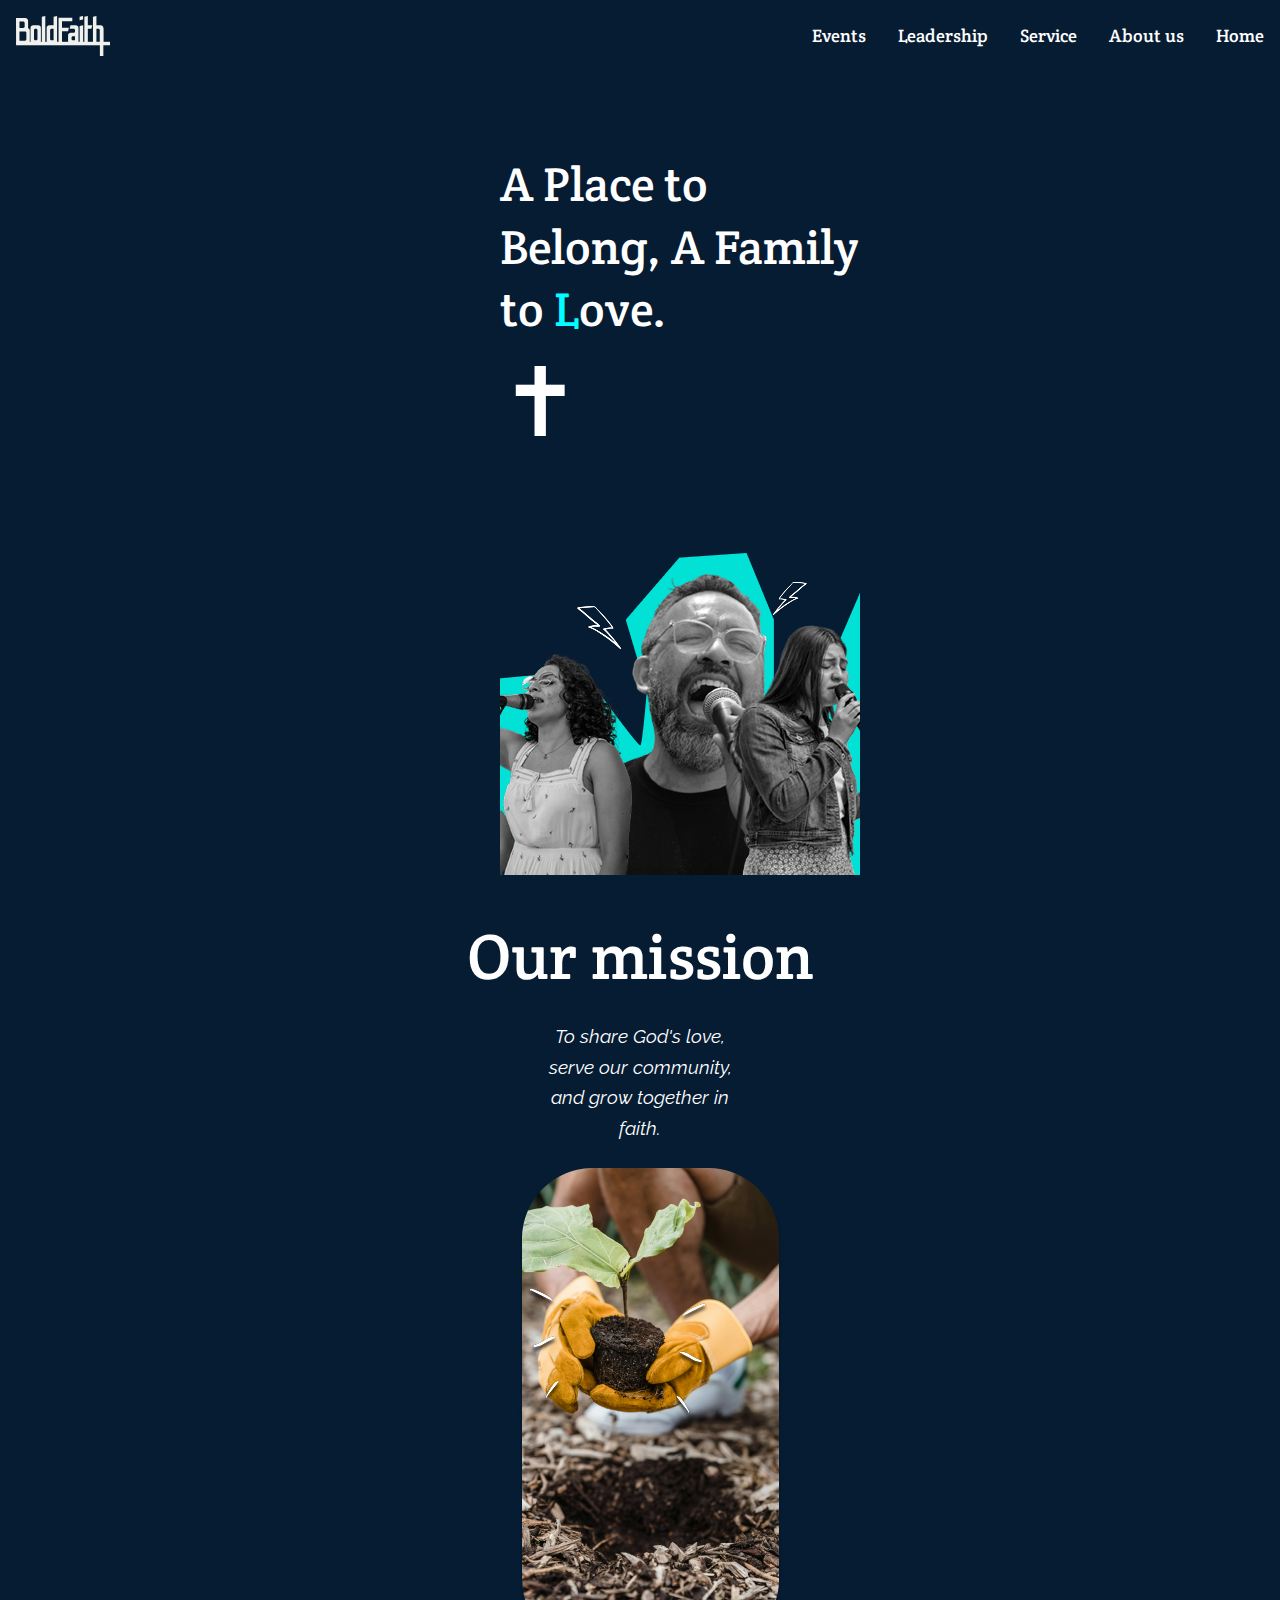
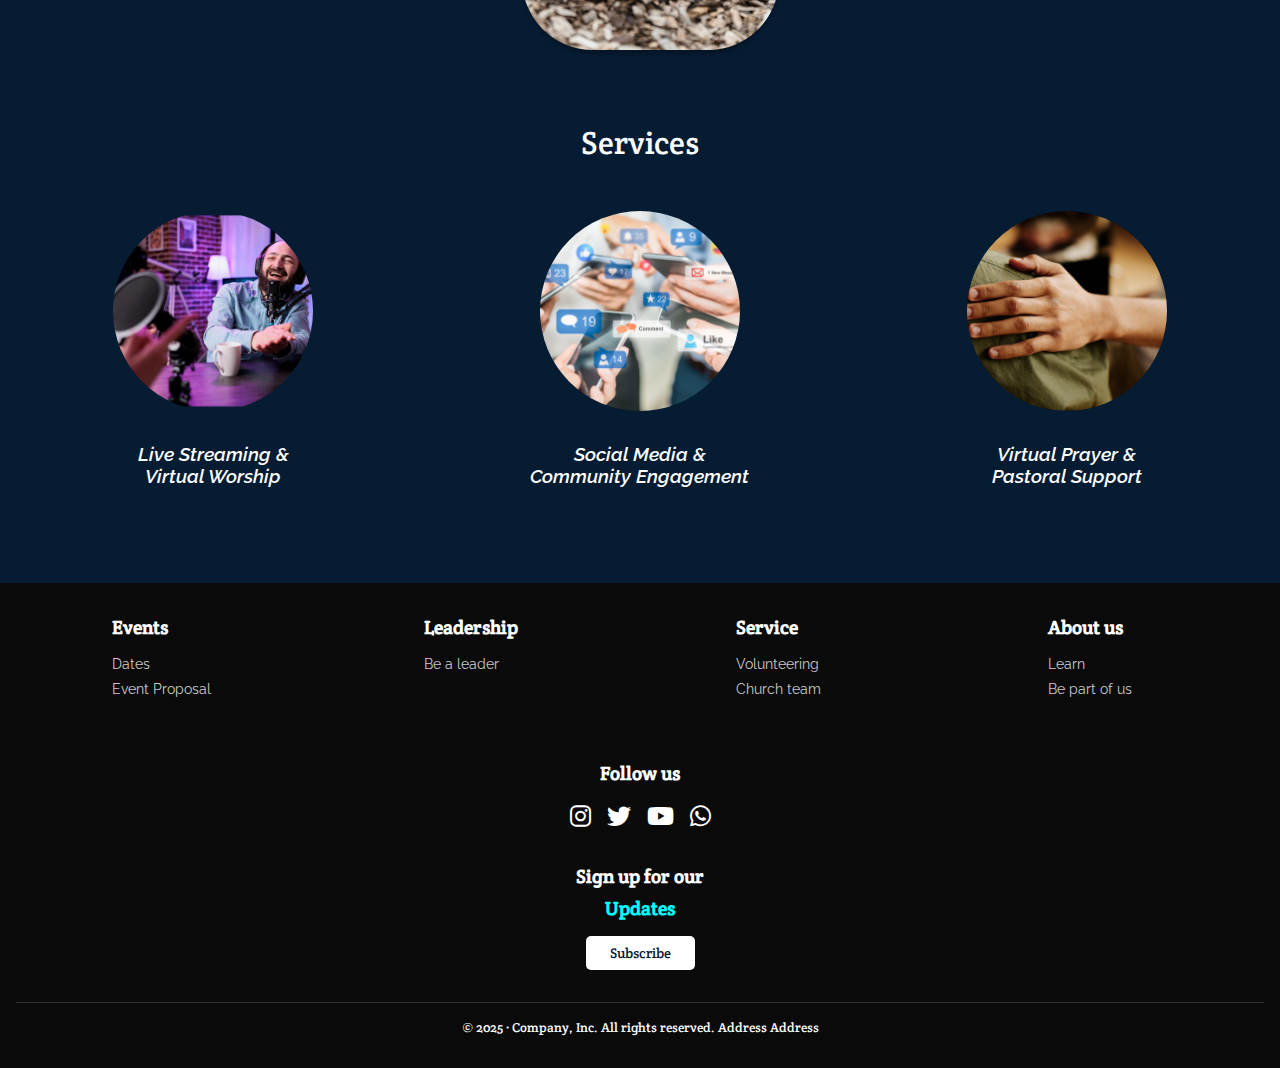
<file: Index.html>
<!DOCTYPE html>
<html lang="en">
<head>
    <meta charset="UTF-8">
    <meta name="viewport" content="width=device-width, initial-scale=1.0">
    <title>BoldFaith - A Place to Belong</title>
    <script src="/js/nav.js"></script>
    <link rel="stylesheet" href="style.css">
    <link rel="stylesheet" href="https://cdnjs.cloudflare.com/ajax/libs/font-awesome/6.0.0/css/all.min.css">
</head>

<body>
    
    <!-- Hero Section -->
    <section class="hero">
        <div class="hero-content">
            <h1>A Place to <br>Belong, A Family <br>to <span class="highlight">L</span>ove.</h1>
            <div class="cross-symbol">✝</div>
            <img src="/images/people_mobile.png" alt="" srcset="">
        </div>
    </section>

    <!-- Mission Section -->
    <section class="mission">
        <h2>Our mission</h2>
        <p> To share God's love,<br>
           serve our community,<br>
           and grow together in<br>
           faith.</p>
           <img src="images/Plant.png" alt="Plant image" class="mission-plant">
    </section>

    <!-- Services Section -->
    <section class="services">
        <h2>Services</h2>
        <div class="services-grid">
            <div class="service-card">
                <img src="/images/Podcast_group.png" alt="Live Streaming">
                <h3>Live Streaming &<br>Virtual Worship</h3>
            </div>
            <div class="service-card">
                <img src="/images/socila media.png" alt="Social Media">
                <h3>Social Media &<br>Community Engagement</h3>
            </div>
            <div class="service-card">
                <img src="/images/Support.png" alt="Prayer Support">
                <h3>Virtual Prayer &<br>Pastoral Support</h3>
            </div>
        </div>
    </section>

    <!-- Newsletter Section -->
    

    <!-- Footer -->
    <footer>
        <div class="footer-links">
            <div class="footer-column">
                <h4>Events</h4>
                <a href="#dates">Dates</a>
                <a href="#proposal">Event Proposal</a>
            </div>
            <div class="footer-column">
                <h4>Leadership</h4>
                <a href="#be-leader">Be a leader</a>
            </div>
            <div class="footer-column">
                <h4>Service</h4>
                <a href="#volunteering">Volunteering</a>
                <a href="#church-team">Church team</a>
            </div>
            <div class="footer-column">
                <h4>About us</h4>
                <a href="#learn">Learn</a>
                <a href="#be-part">Be part of us</a>
            </div>
        </div>

        <div class="social-links">
            <h4>Follow us</h4>
            <div class="social-icons">
                <a href="#"><i class="fab fa-instagram"></i></a>
                <a href="#"><i class="fab fa-twitter"></i></a>
                <a href="#"><i class="fab fa-youtube"></i></a>
                <a href="#"><i class="fab fa-whatsapp"></i></a>
            </div>
        </div>

        <!-- Sign up section in footer -->
        <div class="footer-signup">
            <h4>Sign up for our</h4>
            <h4 class="highlight-text">Updates</h4>
            <button class="footer-btn">Subscribe</button>
        </div>

        <div class="copyright">
            <p>© 2025 · Company, Inc. All rights reserved. Address Address</p>
        </div>
    </footer>
</body>
</html>
</file>
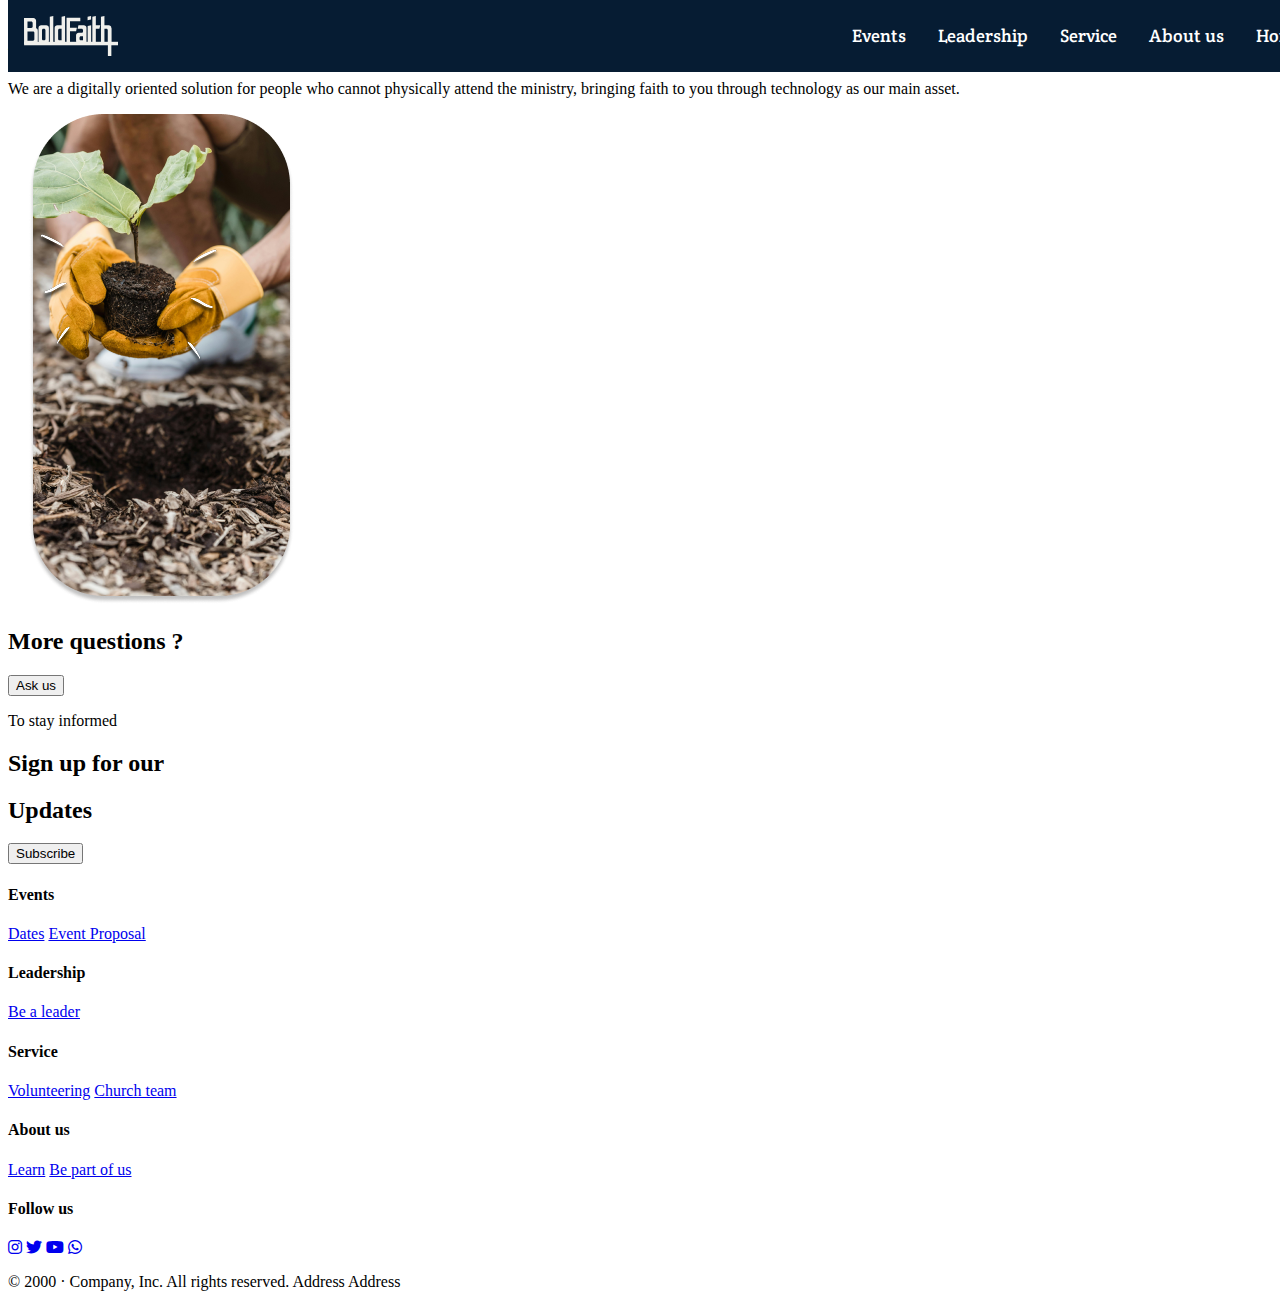
<file: about_us.html>
<!DOCTYPE html>
<html lang="en">
<head>
    <meta charset="UTF-8">
    <meta name="viewport" content="width=device-width, initial-scale=1.0">
    <title>BoldFaith - About Us</title>
    <script src="/js/nav.js"></script>
    <link rel="stylesheet" href="https://cdnjs.cloudflare.com/ajax/libs/font-awesome/6.0.0/css/all.min.css">
</head>
<body>
    <!-- Navigation -->
    

    <!-- About Us Hero Section -->
    <section class="about-hero">
        <h1>About us</h1>
        <div class="about-content">
            <div class="mission-statement">
                <p>We are a digitally oriented solution for people who cannot physically attend the ministry, bringing faith to you through technology as our main asset.</p>
            </div>
            <img src="/images/Plant.png" alt="" srcset="">
            <div class="cta-section">
                <h2>More questions ?</h2>
                <button class="ask-us-btn">Ask us</button>
            </div>
        </div>
    </section>

    <!-- Newsletter Section -->
    <section class="newsletter">
        <p>To stay informed</p>
        <h2>Sign up for our</h2>
        <h2><span class="highlight">Updates</span></h2>
        <button class="subscribe-btn">Subscribe</button>
    </section>

    <!-- Footer -->
    <footer>
        <div class="footer-links">
            <div class="footer-column">
                <h4>Events</h4>
                <a href="#dates">Dates</a>
                <a href="#proposal">Event Proposal</a>
            </div>
            <div class="footer-column">
                <h4>Leadership</h4>
                <a href="#be-leader">Be a leader</a>
            </div>
            <div class="footer-column">
                <h4>Service</h4>
                <a href="#volunteering">Volunteering</a>
                <a href="#church-team">Church team</a>
            </div>
            <div class="footer-column">
                <h4>About us</h4>
                <a href="#learn">Learn</a>
                <a href="#be-part">Be part of us</a>
            </div>
        </div>

        <div class="social-links">
            <h4>Follow us</h4>
            <div class="social-icons">
                <a href="#"><i class="fab fa-instagram"></i></a>
                <a href="#"><i class="fab fa-twitter"></i></a>
                <a href="#"><i class="fab fa-youtube"></i></a>
                <a href="#"><i class="fab fa-whatsapp"></i></a>
            </div>
        </div>

        <div class="copyright">
            <p>© 2000 · Company, Inc. All rights reserved. Address Address</p>
        </div>
    </footer>
    
</body>
</html>
</file>
<file: style.css>
@import url('https://fonts.googleapis.com/css2?family=Crete+Round&family=Raleway:ital,wght@0,400;0,600;1,600&display=swap');

* {
    color: white;
    background-color: #061C33;
    padding: 0;
    margin: 0;
    box-sizing: border-box;
    font-family: 'Crete Round', serif;
}

html, body {
    overflow-x: hidden;
    width: 100%;
    margin: 0;
    padding: 0;
    max-width: 100vw;
}

h1, h2 {
    font-family: 'Crete Round', serif;
    font-size: 2.25rem;
    font-weight: normal;
}

.highlight {
    color: aqua;
}

/* Hero Section */
.hero {
    min-height: 100vh;
    display: flex;
    justify-content: center;
    align-items: center;
    padding: 0;
    margin: 0;
    position: relative;
    overflow: hidden;
    padding-top: 80px;
}

.hero-content {
    position: relative;
    z-index: 2;
    font-family: "Crete Round", sans-serif;
    text-align: center;
    padding: 0 1rem;
    margin-top: 3rem;
}

.hero-content h1 {
    font-size: 2rem;
    line-height: 1.3;
}

.hero-content img {
    max-width: 100%;
    width: 100%;
    height: auto;
    display: block;
    object-fit: cover;
    margin: 0;
    padding: 0;
    border: none;
}

.cross-symbol {
    font-size: 6rem;
}

/* Mission Section */
.mission {
    padding: 1rem 1rem;
    text-align: center;
}

.mission h2 {
    font-size: 4rem;
    margin-bottom: 1.5rem;
}

.mission p {
    font-family: 'Raleway', sans-serif;
    font-style: italic;
    font-size: 1.2rem;
    line-height: 1.6;
}

.mission-plant {
    max-width: 100%;
    height: auto;
    margin-top: 1.5rem;
    display: block;
    margin-left: auto;
    margin-right: auto;
}

/* Services Section */
.services {
    padding: 3rem 1rem;
    text-align: center;
}

.services h2 {
    font-size: 2rem;
    margin-bottom: 2rem;
}

.services-grid {
    display: grid;
    gap: 2rem;
    padding: 0;
    width: 100%;
    max-width: 100%;
}

.service-card {
    background: #061C33;
    border-radius: 10px;
    overflow: hidden;
    text-align: center;
    margin: 0 auto;
}

.service-card img {
    width: 200px;
    height: 200px;
    object-fit: cover;
    border-radius: 50%;
    margin: 1rem auto;
    display: block;
}

.service-card h3 {
    padding: 1rem;
    font-size: 1.2rem;
    background: #061C33;
    font-family: 'Raleway', sans-serif;
    font-weight: 600;
    font-style: italic;
    margin-top: 0.5rem;
}

/* Newsletter Section */
.newsletter {
    padding: 3rem 1rem;
    text-align: center;
}

.newsletter h2 {
    font-size: 2rem;
    margin-bottom: 0.5rem;
}

.subscribe-btn {
    margin-top: 1.5rem;
    padding: 0.8rem 2rem;
    font-size: 1.1rem;
    background: white;
    color: #061C33;
    border: none;
    border-radius: 5px;
    cursor: pointer;
}

/* Footer styles */
footer {
    background-color: #0A0A0A;
    padding: 2rem 1rem;
    margin-top: 2rem;
    width: 100%;
    max-width: 100%;
    overflow: hidden;
}

footer * {
    background-color: #0A0A0A;
}

.footer-links {
    display: flex;
    flex-wrap: wrap;
    justify-content: space-around;
    margin-bottom: 2rem;
}

.footer-column {
    margin-bottom: 1.5rem;
    min-width: 120px;
}

.footer-column h4 {
    font-family: 'Crete Round', serif;
    font-size: 1.2rem;
    margin-bottom: 1rem;
    color: white;
}

.footer-column a {
    display: block;
    color: #cccccc;
    text-decoration: none;
    margin-bottom: 0.5rem;
    font-family: 'Raleway', sans-serif;
    font-size: 0.9rem;
}

.social-links {
    text-align: center;
    margin-bottom: 2rem;
}

.social-links h4 {
    font-family: 'Crete Round', serif;
    font-size: 1.2rem;
    margin-bottom: 1rem;
}

.social-icons {
    display: flex;
    justify-content: center;
    gap: 1rem;
}

.social-icons a {
    color: white;
    font-size: 1.5rem;
}

.footer-signup {
    text-align: center;
    margin-bottom: 2rem;
}

.footer-signup h4 {
    font-family: 'Crete Round', serif;
    font-size: 1.2rem;
    margin-bottom: 0.5rem;
}

.highlight-text {
    color: aqua;
}

.footer-btn {
    margin-top: 0.5rem;
    padding: 0.5rem 1.5rem;
    font-size: 0.9rem;
    background: white;
    color: #061C33;
    border: none;
    border-radius: 5px;
    cursor: pointer;
}

.copyright {
    text-align: center;
    font-size: 0.8rem;
    color: #999999;
    padding-top: 1rem;
    border-top: 1px solid #333333;
}

/* Desktop styles */
@media (min-width: 768px) {
    .hero-content h1 {
        font-size: 3rem;
    }

    .hero-content {
        text-align: left;
        margin-left: 5rem;
    }

    .services-grid {
        grid-template-columns: repeat(3, 1fr);
    }
}

/* Mobile styles */
@media screen and (max-width: 360px) {
    .hero {
        min-height: 80vh;
        padding: 0;
        margin: 0;
        width: 100%;
        padding-top: 6rem;
    }

    .hero-content {
        margin-bottom: 100px;
        padding: 0;
        width: 100%;
        margin-top: 3rem;
        text-align: center;
    }

    .hero-content h1 {
        font-size: 32px;
        line-height: 1.2;
        margin-bottom: 1rem;
    }

    .cross-symbol {
        font-size: 3rem;
        margin-top: 1rem;
    }

    .mission {
        padding: 2rem 0.5rem;
    }

    .mission h2 {
        font-size: 1.5rem;
        margin-bottom: 1rem;
    }

    .mission p {
        font-size: 1rem;
        line-height: 1.4;
    }

    .services {
        padding: 2rem 0.5rem;
    }

    .services h2 {
        font-size: 1.5rem;
        margin-bottom: 1.5rem;
    }

    .services-grid {
        gap: 0.5rem;
        padding: 0;
    }

    .service-card {
        margin-bottom: 1rem;
    }

    .service-card img {
        width: 150px;
        height: 150px;
    }

    .service-card h3 {
        padding: 0.8rem;
        font-size: 1rem;
    }

    .newsletter {
        padding: 2rem 0.5rem;
    }

    .newsletter h2 {
        font-size: 1.5rem;
        margin-bottom: 0.3rem;
    }

    .subscribe-btn {
        margin-top: 1rem;
        padding: 0.6rem 1.5rem;
        font-size: 1rem;
    }
    
    .footer-links {
        display: none;
    }
    
    .social-links {
        margin-top: 1.5rem;
    }
    
    .mission, .services, .newsletter {
        padding: 1rem 0;
        width: 100%;
    }
}
</file>
